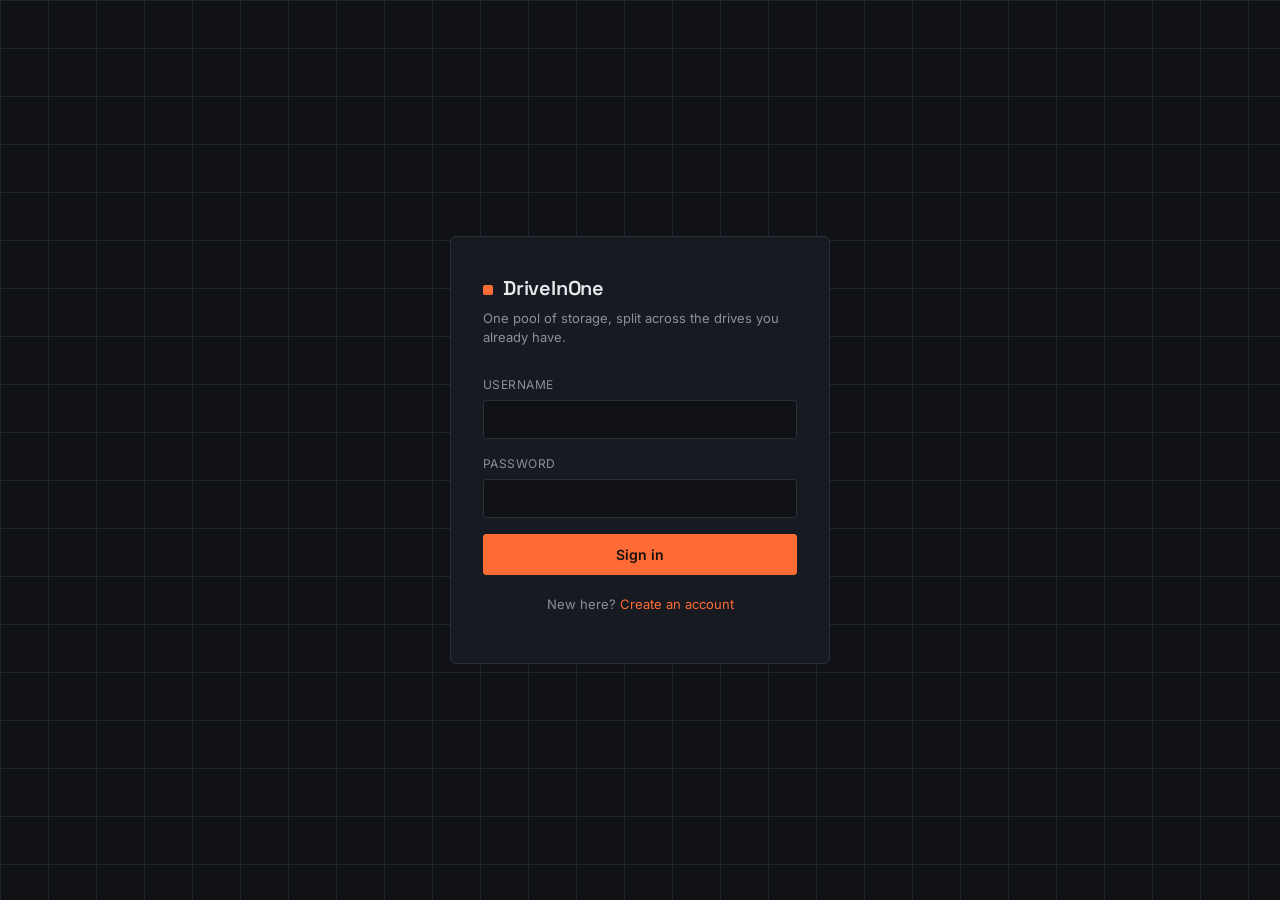
<file: frontend/index.html>
<!DOCTYPE html>
<html lang="en">
<head>
<meta charset="UTF-8">
<meta name="viewport" content="width=device-width, initial-scale=1.0">
<title>DriveInOne — Sign in</title>
<link rel="preconnect" href="https://fonts.googleapis.com">
<link href="https://fonts.googleapis.com/css2?family=Space+Grotesk:wght@500;600;700&family=Inter:wght@400;500;600&family=JetBrains+Mono:wght@400;500&display=swap" rel="stylesheet">
<link rel="stylesheet" href="style.css">
</head>
<body>

<div class="auth-shell">
  <div class="auth-card">

    <div class="auth-brand">
      <span class="mark"></span>
      <h1>DriveInOne</h1>
    </div>
    <p class="auth-sub" id="authSub">One pool of storage, split across the drives you already have.</p>

    <div class="auth-error" id="authError"></div>

    <!-- Login form -->
    <form id="loginForm">
      <div class="field">
        <label for="loginUsername">Username</label>
        <input type="text" id="loginUsername" autocomplete="username" required>
      </div>
      <div class="field">
        <label for="loginPassword">Password</label>
        <input type="password" id="loginPassword" autocomplete="current-password" required>
      </div>
      <button type="submit" class="btn btn-primary btn-block" id="loginBtn">Sign in</button>
    </form>

    <!-- Signup form -->
    <form id="signupForm" style="display:none;">
      <div class="field">
        <label for="signupUsername">Username</label>
        <input type="text" id="signupUsername" autocomplete="username" required>
      </div>
      <div class="field">
        <label for="signupDisplayName">Display name <span class="mono" style="color:var(--text-dim);">(optional)</span></label>
        <input type="text" id="signupDisplayName" autocomplete="name">
      </div>
      <div class="field">
        <label for="signupPassword">Password</label>
        <input type="password" id="signupPassword" autocomplete="new-password" required>
      </div>
      <button type="submit" class="btn btn-primary btn-block" id="signupBtn">Create account</button>
    </form>

    <p class="auth-switch">
      <span id="switchToSignup">New here? <a href="#" id="showSignup">Create an account</a></span>
      <span id="switchToLogin" style="display:none;">Already have an account? <a href="#" id="showLogin">Sign in</a></span>
    </p>

  </div>
</div>

<script src="config.js"></script>
<script src="app.js"></script>
<script>
  // If a session already exists, verify it's still valid before skipping to the dashboard.
  // (Previously this only checked whether a token was present in localStorage, which meant
  // a stale/expired token from an earlier session would still bounce you straight past
  // the login page. apiFetch() already clears the session and redirects with ?expired=1
  // on a 401, so we just reuse that behavior here.)
  if (getToken()) {
    apiFetch("/files")
      .then((resp) => {
        if (resp.ok) window.location.href = "dashboard.html";
        // Non-ok, non-401 responses just fall through to the login page as-is.
      })
      .catch(() => {
        // apiFetch() throws on 401 after already calling clearSession() and redirecting.
        // Nothing further to do here.
      });
  }

  // Session-expired banner
  const params = new URLSearchParams(window.location.search);
  if (params.get("expired")) {
    const err = document.getElementById("authError");
    err.textContent = "Your session expired — sign in again.";
    err.classList.add("show");
  }

  const loginForm = document.getElementById("loginForm");
  const signupForm = document.getElementById("signupForm");
  const authError = document.getElementById("authError");
  const authSub = document.getElementById("authSub");

  document.getElementById("showSignup").onclick = (e) => {
    e.preventDefault();
    loginForm.style.display = "none";
    signupForm.style.display = "block";
    document.getElementById("switchToSignup").style.display = "none";
    document.getElementById("switchToLogin").style.display = "inline";
    authSub.textContent = "Create an account to start pooling storage.";
    authError.classList.remove("show");
  };

  document.getElementById("showLogin").onclick = (e) => {
    e.preventDefault();
    signupForm.style.display = "none";
    loginForm.style.display = "block";
    document.getElementById("switchToLogin").style.display = "none";
    document.getElementById("switchToSignup").style.display = "inline";
    authSub.textContent = "One pool of storage, split across the drives you already have.";
    authError.classList.remove("show");
  };

  loginForm.addEventListener("submit", async (e) => {
    e.preventDefault();
    authError.classList.remove("show");
    const btn = document.getElementById("loginBtn");
    btn.disabled = true;
    btn.textContent = "Signing in…";
    try {
      const username = document.getElementById("loginUsername").value.trim();
      const password = document.getElementById("loginPassword").value;
      const data = await login(username, password);
      saveSession(data.access_token, username);
      window.location.href = "dashboard.html";
    } catch (err) {
      authError.textContent = err.message;
      authError.classList.add("show");
      btn.disabled = false;
      btn.textContent = "Sign in";
    }
  });

  signupForm.addEventListener("submit", async (e) => {
    e.preventDefault();
    authError.classList.remove("show");
    const btn = document.getElementById("signupBtn");
    btn.disabled = true;
    btn.textContent = "Creating account…";
    try {
      const username = document.getElementById("signupUsername").value.trim();
      const password = document.getElementById("signupPassword").value;
      await signup(username, password);
      // Auto-login right after signup so the user isn't asked to type the password twice
      const data = await login(username, password);
      saveSession(data.access_token, username);
      window.location.href = "dashboard.html";
    } catch (err) {
      authError.textContent = err.message;
      authError.classList.add("show");
      btn.disabled = false;
      btn.textContent = "Create account";
    }
  });
</script>

</body>
</html>
</file>
<file: frontend/style.css>
/* ===========================================================
   DriveInOne — design tokens
   Palette: cool near-black surfaces, one warm accent (allocation/action)
   Type: Space Grotesk (display) / Inter (body) / JetBrains Mono (data)
=========================================================== */

:root {
  --bg:        #0F1115;
  --surface:   #171A21;
  --surface-2: #1D2129;
  --border:    #2A2E38;
  --border-lo: #21242C;
  --text:      #E8E9ED;
  --text-mute: #8B909C;
  --text-dim:  #565B68;

  --accent:      #FF6B35;
  --accent-dim:  #7A3A22;
  --accent-glow: rgba(255, 107, 53, 0.15);

  --danger:  #E5484D;
  --success: #4CB782;

  --font-display: 'Space Grotesk', sans-serif;
  --font-body:    'Inter', sans-serif;
  --font-mono:    'JetBrains Mono', monospace;

  --radius: 3px;
}

* { box-sizing: border-box; }

html, body {
  margin: 0;
  padding: 0;
  background: var(--bg);
  color: var(--text);
  font-family: var(--font-body);
  font-size: 15px;
  line-height: 1.5;
}

body {
  background-image:
    linear-gradient(var(--border-lo) 1px, transparent 1px),
    linear-gradient(90deg, var(--border-lo) 1px, transparent 1px);
  background-size: 48px 48px;
  background-attachment: fixed;
  min-height: 100vh;
}

h1, h2, h3 {
  font-family: var(--font-display);
  font-weight: 600;
  letter-spacing: -0.01em;
  margin: 0;
}

a { color: var(--accent); text-decoration: none; }
a:hover { text-decoration: underline; }

button {
  font-family: var(--font-body);
  cursor: pointer;
}

button:focus-visible,
input:focus-visible,
a:focus-visible {
  outline: 2px solid var(--accent);
  outline-offset: 2px;
}

.mono { font-family: var(--font-mono); }

/* ---------- Buttons ---------- */

.btn {
  display: inline-flex;
  align-items: center;
  justify-content: center;
  gap: 8px;
  padding: 11px 18px;
  border-radius: var(--radius);
  border: 1px solid var(--border);
  background: var(--surface-2);
  color: var(--text);
  font-size: 14px;
  font-weight: 500;
  transition: border-color 120ms ease, background 120ms ease;
}

.btn:hover { border-color: var(--text-dim); }

.btn-primary {
  background: var(--accent);
  border-color: var(--accent);
  color: #14100D;
  font-weight: 600;
}

.btn-primary:hover {
  background: #FF7E4D;
  border-color: #FF7E4D;
}

.btn-primary:disabled {
  background: var(--accent-dim);
  border-color: var(--accent-dim);
  color: rgba(20,16,13,0.5);
  cursor: not-allowed;
}

.btn-ghost {
  background: transparent;
  border-color: transparent;
  color: var(--text-mute);
}

.btn-ghost:hover { color: var(--text); border-color: var(--border); }

.btn-block { width: 100%; }

/* ---------- Auth page ---------- */

.auth-shell {
  min-height: 100vh;
  display: flex;
  align-items: center;
  justify-content: center;
  padding: 24px;
}

.auth-card {
  width: 100%;
  max-width: 380px;
  background: var(--surface);
  border: 1px solid var(--border);
  border-radius: 6px;
  padding: 36px 32px;
}

.auth-brand {
  display: flex;
  align-items: baseline;
  gap: 10px;
  margin-bottom: 6px;
}

.auth-brand .mark {
  width: 10px;
  height: 10px;
  background: var(--accent);
  display: inline-block;
  border-radius: 2px;
}

.auth-brand h1 { font-size: 20px; }

.auth-sub {
  color: var(--text-mute);
  font-size: 13px;
  margin: 0 0 28px 0;
}

.field {
  margin-bottom: 16px;
}

.field label {
  display: block;
  font-size: 12px;
  color: var(--text-mute);
  margin-bottom: 6px;
  text-transform: uppercase;
  letter-spacing: 0.04em;
}

.field input {
  width: 100%;
  padding: 10px 12px;
  background: var(--bg);
  border: 1px solid var(--border);
  border-radius: var(--radius);
  color: var(--text);
  font-size: 14px;
  font-family: var(--font-body);
}

.field input:focus {
  outline: none;
  border-color: var(--accent);
  box-shadow: 0 0 0 3px var(--accent-glow);
}

.auth-switch {
  margin-top: 20px;
  text-align: center;
  font-size: 13px;
  color: var(--text-mute);
}

.auth-error {
  background: rgba(229,72,77,0.1);
  border: 1px solid rgba(229,72,77,0.3);
  color: #F2A0A2;
  font-size: 13px;
  padding: 10px 12px;
  border-radius: var(--radius);
  margin-bottom: 16px;
  display: none;
}

.auth-error.show { display: block; }

/* ---------- Dashboard shell ---------- */

.topbar {
  display: flex;
  align-items: center;
  justify-content: space-between;
  padding: 18px 32px;
  border-bottom: 1px solid var(--border);
  background: rgba(15,17,21,0.85);
  backdrop-filter: blur(6px);
  position: sticky;
  top: 0;
  z-index: 10;
}

.topbar .auth-brand { margin-bottom: 0; }

.topbar-user {
  display: flex;
  align-items: center;
  gap: 14px;
  font-size: 13px;
  color: var(--text-mute);
}

.main {
  max-width: 980px;
  margin: 0 auto;
  padding: 40px 32px 80px;
}

.section {
  margin-bottom: 48px;
}

.section-head {
  display: flex;
  align-items: baseline;
  justify-content: space-between;
  margin-bottom: 16px;
}

.section-head h2 { font-size: 16px; }

.section-actions {
  display: flex;
  gap: 8px;
  flex-wrap: wrap;
}

.section-actions .btn {
  padding: 8px 12px;
  font-size: 12px;
}

.section-eyebrow {
  font-family: var(--font-mono);
  font-size: 11px;
  color: var(--text-dim);
  text-transform: uppercase;
  letter-spacing: 0.08em;
  display: block;
  margin-bottom: 4px;
}

/* ---------- Provider cards / capacity manifold (signature element) ---------- */

.providers-grid {
  display: grid;
  grid-template-columns: repeat(auto-fit, minmax(280px, 1fr));
  gap: 14px;
}

.provider-card {
  background: var(--surface);
  border: 1px solid var(--border);
  border-radius: 6px;
  padding: 20px;
}

.provider-card-head {
  display: flex;
  align-items: center;
  justify-content: space-between;
  margin-bottom: 4px;
}

.provider-name {
  font-family: var(--font-display);
  font-size: 15px;
  font-weight: 600;
}

.provider-badge {
  font-family: var(--font-mono);
  font-size: 10px;
  text-transform: uppercase;
  letter-spacing: 0.06em;
  padding: 3px 7px;
  border-radius: 10px;
  border: 1px solid var(--success);
  color: var(--success);
}

.provider-email {
  font-size: 12px;
  color: var(--text-mute);
  margin-bottom: 16px;
  font-family: var(--font-mono);
}

/* the gauge: segmented capacity bar, used vs free, byte-precise */
.gauge {
  height: 8px;
  width: 100%;
  background: repeating-linear-gradient(
    90deg,
    var(--border-lo),
    var(--border-lo) 3px,
    transparent 3px,
    transparent 6px
  );
  border: 1px solid var(--border);
  border-radius: 2px;
  overflow: hidden;
  position: relative;
  margin-bottom: 10px;
}

.gauge-fill {
  height: 100%;
  background: var(--accent);
  transition: width 400ms ease;
}

.gauge-readout {
  display: flex;
  justify-content: space-between;
  font-family: var(--font-mono);
  font-size: 11px;
  color: var(--text-mute);
}

.gauge-readout .used { color: var(--accent); }

.provider-empty {
  border: 1px dashed var(--border);
  border-radius: 6px;
  padding: 24px 20px;
  text-align: center;
}

.provider-empty p {
  font-size: 13px;
  color: var(--text-mute);
  margin: 0 0 14px 0;
}

.pool-readout {
  margin-top: 18px;
  padding-top: 18px;
  border-top: 1px dashed var(--border);
  display: flex;
  align-items: baseline;
  justify-content: space-between;
}

.pool-readout .label {
  font-size: 12px;
  color: var(--text-mute);
}

.pool-readout .value {
  font-family: var(--font-mono);
  font-size: 20px;
  color: var(--text);
}

.pool-readout .value .unit {
  font-size: 12px;
  color: var(--text-dim);
  margin-left: 4px;
}

/* ---------- Upload dropzone ---------- */

.dropzone {
  border: 1px dashed var(--border);
  border-radius: 6px;
  padding: 40px 20px;
  text-align: center;
  transition: border-color 120ms ease, background 120ms ease;
  cursor: pointer;
}

.dropzone.drag-over {
  border-color: var(--accent);
  background: var(--accent-glow);
}

.dropzone p {
  color: var(--text-mute);
  font-size: 13px;
  margin: 4px 0 0 0;
}

.dropzone .dz-icon {
  font-family: var(--font-mono);
  font-size: 22px;
  color: var(--text-dim);
}

.dropzone input[type="file"] { display: none; }

.upload-progress {
  margin-top: 14px;
  display: none;
}

.upload-progress.show { display: block; }

.upload-progress-bar {
  height: 4px;
  background: var(--border);
  border-radius: 2px;
  overflow: hidden;
  margin-bottom: 8px;
}

.upload-progress-bar-fill {
  height: 100%;
  background: var(--accent);
  width: 0%;
  transition: width 200ms ease;
}

.upload-status {
  font-family: var(--font-mono);
  font-size: 12px;
  color: var(--text-mute);
}

.upload-status.error { color: var(--danger); }
.upload-status.success { color: var(--success); }

.download-progress {
  margin-bottom: 14px;
  display: none;
}

.download-progress-bar {
  height: 4px;
  background: var(--border);
  border-radius: 2px;
  overflow: hidden;
  margin-bottom: 8px;
}

.download-progress-bar-fill {
  height: 100%;
  background: var(--success);
  width: 0%;
  transition: width 200ms ease;
}

.download-status {
  font-family: var(--font-mono);
  font-size: 12px;
  color: var(--text-mute);
}

/* ---------- File table ---------- */

.file-table {
  width: 100%;
  border-collapse: collapse;
  font-size: 13px;
}

.file-table th {
  text-align: left;
  font-family: var(--font-mono);
  font-size: 11px;
  text-transform: uppercase;
  letter-spacing: 0.06em;
  color: var(--text-dim);
  font-weight: 500;
  padding: 0 0 10px 0;
  border-bottom: 1px solid var(--border);
}

.file-table td {
  padding: 12px 0;
  border-bottom: 1px solid var(--border-lo);
  vertical-align: middle;
}

.file-table tr:last-child td { border-bottom: none; }

.file-name {
  font-weight: 500;
}

.file-meta {
  font-family: var(--font-mono);
  color: var(--text-mute);
  font-size: 12px;
}

.chunk-tag {
  display: inline-block;
  font-family: var(--font-mono);
  font-size: 10px;
  color: var(--text-mute);
  border: 1px solid var(--border);
  border-radius: 10px;
  padding: 2px 8px;
  margin-left: 6px;
}

.empty-state {
  text-align: center;
  padding: 48px 20px;
  color: var(--text-mute);
  font-size: 13px;
}

.empty-state .dz-icon {
  font-family: var(--font-mono);
  font-size: 22px;
  color: var(--text-dim);
  display: block;
  margin-bottom: 10px;
}

/* ---------- Toast ---------- */

.toast {
  position: fixed;
  bottom: 24px;
  left: 50%;
  transform: translateX(-50%) translateY(20px);
  background: var(--surface-2);
  border: 1px solid var(--border);
  border-radius: var(--radius);
  padding: 12px 18px;
  font-size: 13px;
  opacity: 0;
  pointer-events: none;
  transition: opacity 200ms ease, transform 200ms ease;
  z-index: 100;
}

.toast.show {
  opacity: 1;
  transform: translateX(-50%) translateY(0);
  pointer-events: auto;
}

.toast.error { border-color: rgba(229,72,77,0.4); color: #F2A0A2; }
.toast.success { border-color: rgba(76,183,130,0.4); color: var(--success); }

/* ---------- Reduced motion ---------- */

@media (prefers-reduced-motion: reduce) {
  * { transition: none !important; }
}

/* ---------- Responsive ---------- */

@media (max-width: 640px) {
  .main { padding: 28px 18px 60px; }
  .topbar { padding: 14px 18px; }
  .providers-grid { grid-template-columns: 1fr; }
}
</file>
